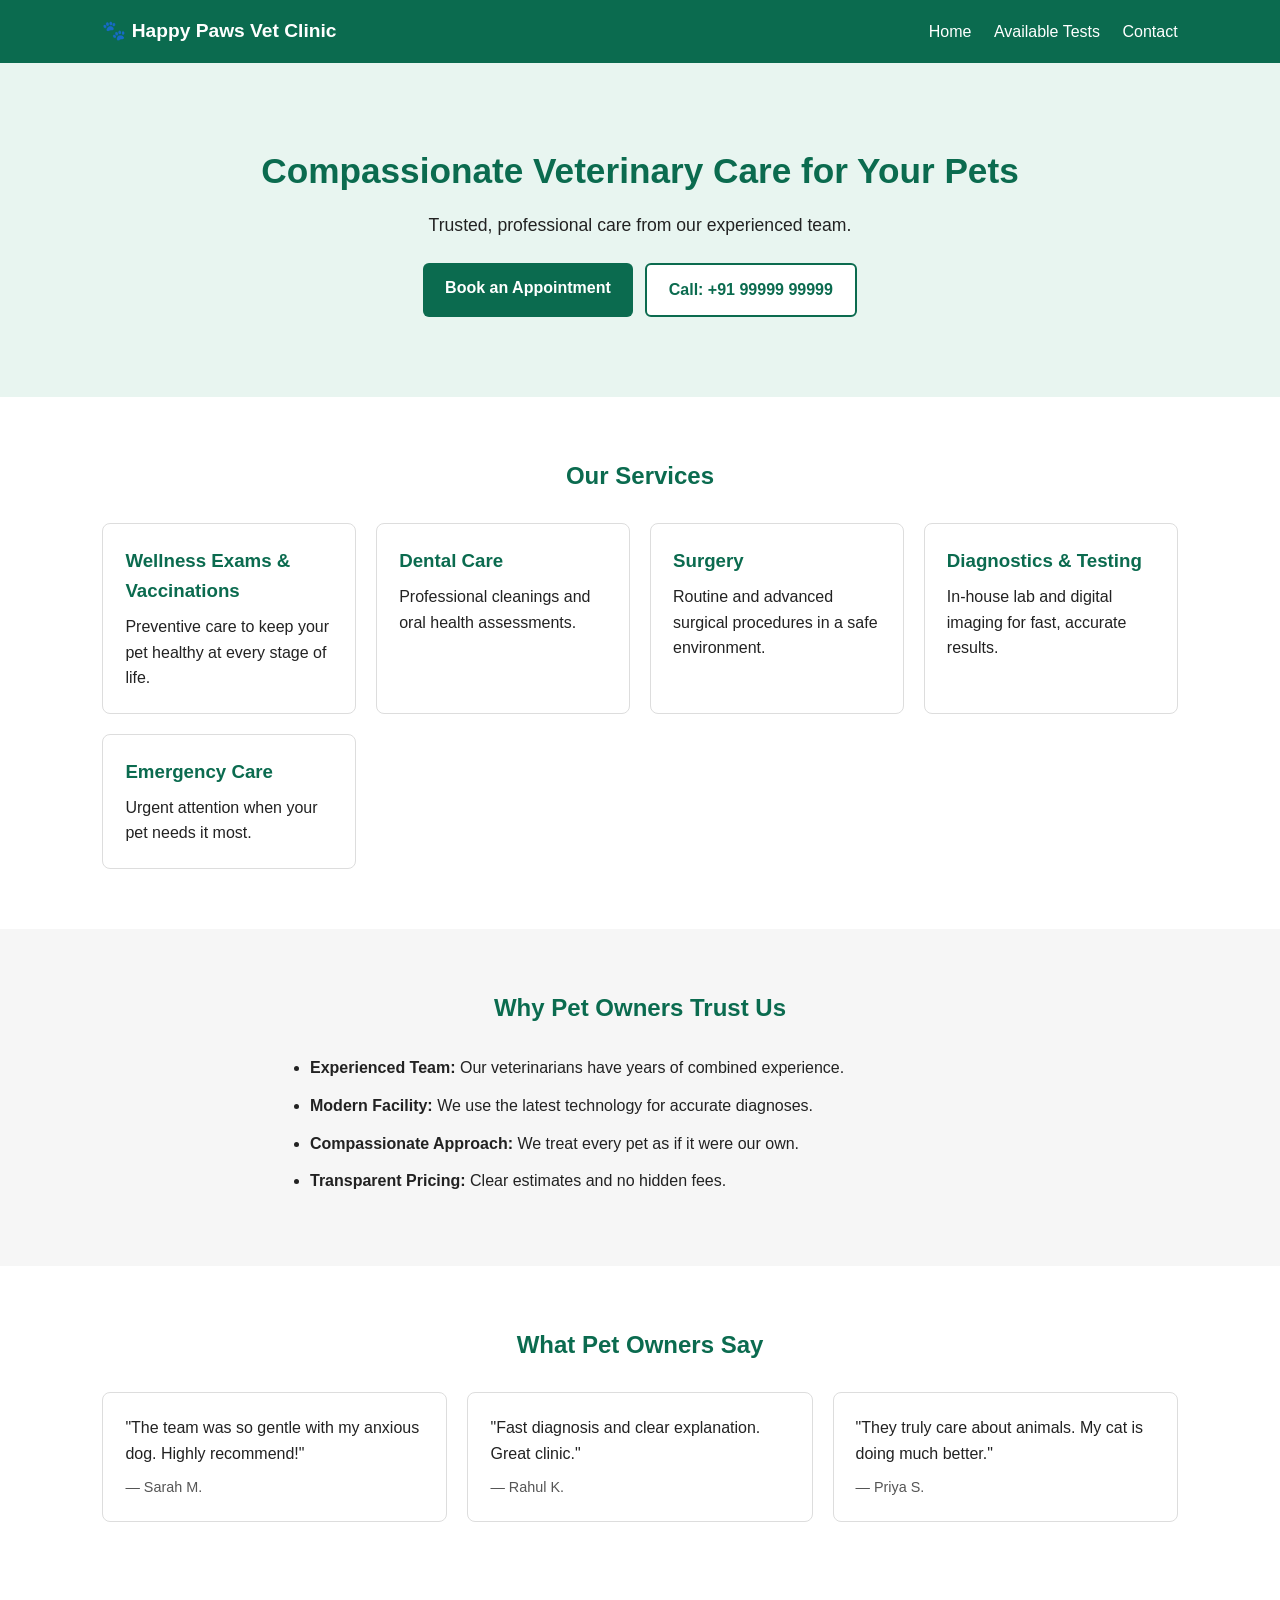
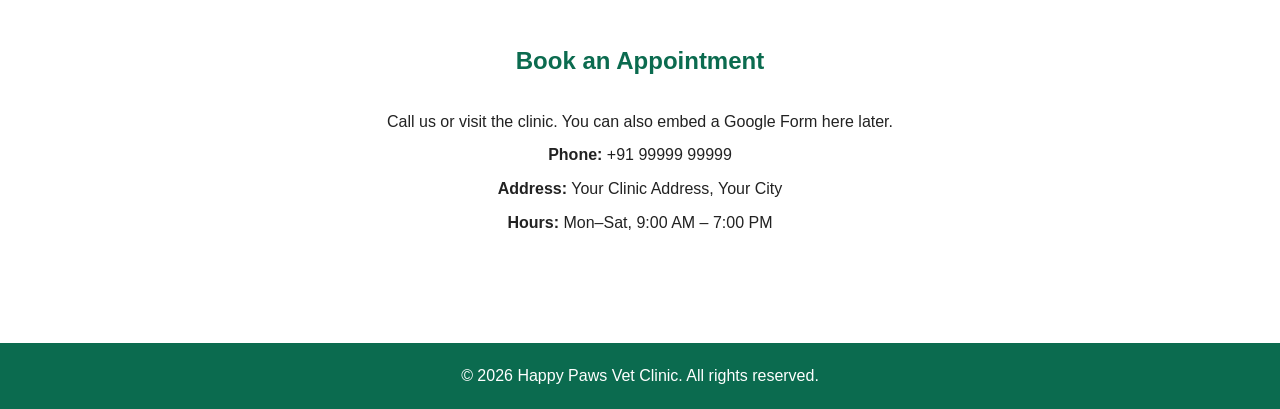
<file: index.html>
<!DOCTYPE html>
<html lang="en">
<head>
  <meta charset="UTF-8" />
  <meta name="viewport" content="width=device-width, initial-scale=1.0" />
  <title>Happy Paws Vet Clinic | Trusted Pet Care</title>
  <meta name="description" content="Happy Paws Vet Clinic provides compassionate veterinary care, wellness exams, vaccinations, dental care, surgery, and in-house lab testing." />
  <link rel="stylesheet" href="style.css" />
</head>
<body>

  <header class="navbar">
    <div class="logo">🐾 Happy Paws Vet Clinic</div>
    <nav>
      <a href="index.html">Home</a>
      <a href="tests.html">Available Tests</a>
      <a href="#contact">Contact</a>
    </nav>
  </header>

  <section class="hero">
    <h1>Compassionate Veterinary Care for Your Pets</h1>
    <p>Trusted, professional care from our experienced team.</p>
    <div class="hero-buttons">
      <a class="btn primary" href="#contact">Book an Appointment</a>
      <a class="btn secondary" href="tel:+919999999999">Call: +91 99999 99999</a>
    </div>
  </section>

  <section class="section">
    <h2>Our Services</h2>
    <div class="cards">
      <div class="card">
        <h3>Wellness Exams & Vaccinations</h3>
        <p>Preventive care to keep your pet healthy at every stage of life.</p>
      </div>
      <div class="card">
        <h3>Dental Care</h3>
        <p>Professional cleanings and oral health assessments.</p>
      </div>
      <div class="card">
        <h3>Surgery</h3>
        <p>Routine and advanced surgical procedures in a safe environment.</p>
      </div>
      <div class="card">
        <h3>Diagnostics & Testing</h3>
        <p>In-house lab and digital imaging for fast, accurate results.</p>
      </div>
      <div class="card">
        <h3>Emergency Care</h3>
        <p>Urgent attention when your pet needs it most.</p>
      </div>
    </div>
  </section>

  <section class="section light">
    <h2>Why Pet Owners Trust Us</h2>
    <ul class="trust-list">
      <li><strong>Experienced Team:</strong> Our veterinarians have years of combined experience.</li>
      <li><strong>Modern Facility:</strong> We use the latest technology for accurate diagnoses.</li>
      <li><strong>Compassionate Approach:</strong> We treat every pet as if it were our own.</li>
      <li><strong>Transparent Pricing:</strong> Clear estimates and no hidden fees.</li>
    </ul>
  </section>

  <section class="section">
    <h2>What Pet Owners Say</h2>
    <div class="cards">
      <div class="card review">
        <p>"The team was so gentle with my anxious dog. Highly recommend!"</p>
        <span>— Sarah M.</span>
      </div>
      <div class="card review">
        <p>"Fast diagnosis and clear explanation. Great clinic."</p>
        <span>— Rahul K.</span>
      </div>
      <div class="card review">
        <p>"They truly care about animals. My cat is doing much better."</p>
        <span>— Priya S.</span>
      </div>
    </div>
  </section>

  <section id="contact" class="section contact">
    <h2>Book an Appointment</h2>
    <p>Call us or visit the clinic. You can also embed a Google Form here later.</p>
    <p><strong>Phone:</strong> +91 99999 99999</p>
    <p><strong>Address:</strong> Your Clinic Address, Your City</p>
    <p><strong>Hours:</strong> Mon–Sat, 9:00 AM – 7:00 PM</p>
  </section>

  <footer>
    <p>© 2026 Happy Paws Vet Clinic. All rights reserved.</p>
  </footer>

  <script src="script.js"></script>
</body>
</html>
</file>
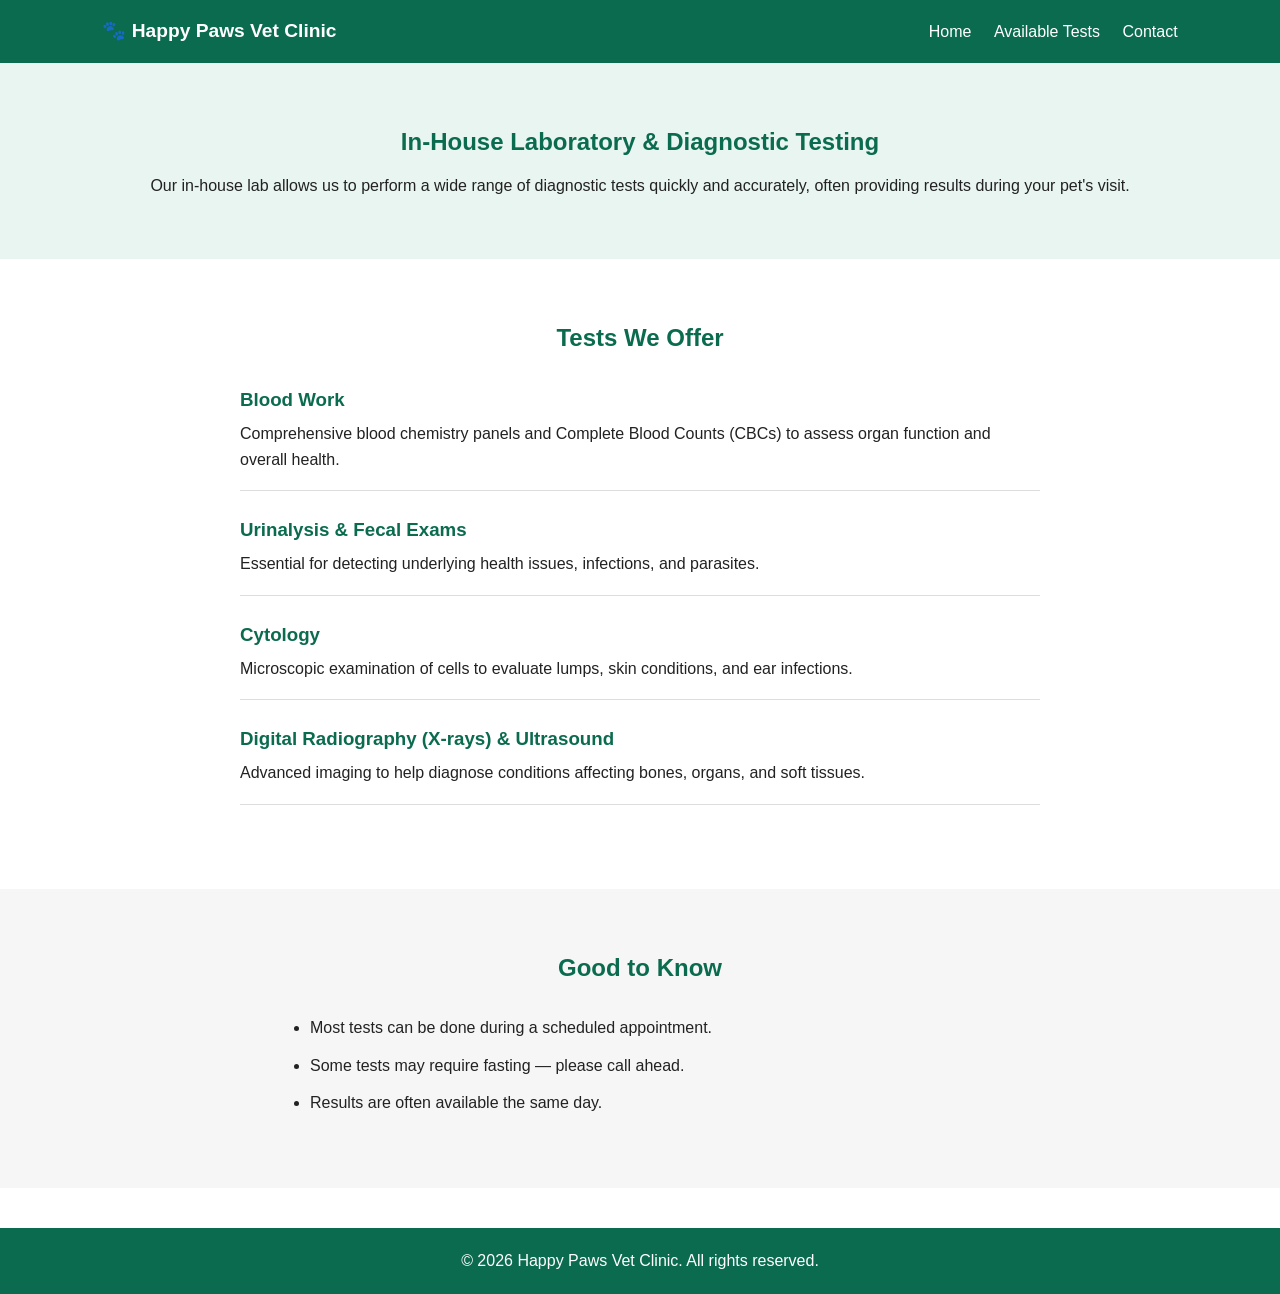
<file: tests.html>
<!DOCTYPE html>
<html lang="en">
<head>
  <meta charset="UTF-8" />
  <meta name="viewport" content="width=device-width, initial-scale=1.0" />
  <title>Available Tests | Happy Paws Vet Clinic</title>
  <meta name="description" content="In-house laboratory and diagnostic testing at Happy Paws Vet Clinic, including blood work, urinalysis, fecal exams, cytology, digital X-rays, and ultrasound." />
  <link rel="stylesheet" href="style.css" />
</head>
<body>

  <header class="navbar">
    <div class="logo">🐾 Happy Paws Vet Clinic</div>
    <nav>
      <a href="index.html">Home</a>
      <a href="tests.html">Available Tests</a>
      <a href="index.html#contact">Contact</a>
    </nav>
  </header>

  <section class="page-header">
    <h1>In-House Laboratory & Diagnostic Testing</h1>
    <p>Our in-house lab allows us to perform a wide range of diagnostic tests quickly and accurately, often providing results during your pet's visit.</p>
  </section>

  <section class="section">
    <h2>Tests We Offer</h2>

    <div class="test-item">
      <h3>Blood Work</h3>
      <p>Comprehensive blood chemistry panels and Complete Blood Counts (CBCs) to assess organ function and overall health.</p>
    </div>

    <div class="test-item">
      <h3>Urinalysis & Fecal Exams</h3>
      <p>Essential for detecting underlying health issues, infections, and parasites.</p>
    </div>

    <div class="test-item">
      <h3>Cytology</h3>
      <p>Microscopic examination of cells to evaluate lumps, skin conditions, and ear infections.</p>
    </div>

    <div class="test-item">
      <h3>Digital Radiography (X-rays) & Ultrasound</h3>
      <p>Advanced imaging to help diagnose conditions affecting bones, organs, and soft tissues.</p>
    </div>
  </section>

  <section class="section light">
    <h2>Good to Know</h2>
    <ul class="trust-list">
      <li>Most tests can be done during a scheduled appointment.</li>
      <li>Some tests may require fasting — please call ahead.</li>
      <li>Results are often available the same day.</li>
    </ul>
  </section>

  <footer>
    <p>© 2026 Happy Paws Vet Clinic. All rights reserved.</p>
  </footer>

  <script src="script.js"></script>
</body>
</html>
</file>
<file: style.css>
* {
  margin: 0;
  padding: 0;
  box-sizing: border-box;
}

body {
  font-family: Arial, Helvetica, sans-serif;
  line-height: 1.6;
  color: #222;
  background: #fff;
}

.navbar {
  display: flex;
  justify-content: space-between;
  align-items: center;
  padding: 16px 8%;
  background: #0b6b4f;
  color: white;
  flex-wrap: wrap;
}

.logo {
  font-size: 1.2rem;
  font-weight: bold;
}

.navbar nav a {
  color: white;
  text-decoration: none;
  margin-left: 18px;
  font-weight: 500;
}

.navbar nav a:hover {
  text-decoration: underline;
}

.hero {
  padding: 80px 8%;
  text-align: center;
  background: #e8f5f0;
}

.hero h1 {
  font-size: 2.2rem;
  margin-bottom: 12px;
  color: #0b6b4f;
}

.hero p {
  font-size: 1.1rem;
  margin-bottom: 24px;
}

.hero-buttons {
  display: flex;
  gap: 12px;
  justify-content: center;
  flex-wrap: wrap;
}

.btn {
  padding: 12px 22px;
  border-radius: 6px;
  text-decoration: none;
  font-weight: bold;
  display: inline-block;
}

.btn.primary {
  background: #0b6b4f;
  color: white;
}

.btn.secondary {
  background: white;
  color: #0b6b4f;
  border: 2px solid #0b6b4f;
}

.section {
  padding: 60px 8%;
}

.section.light {
  background: #f6f6f6;
}

.section h2 {
  text-align: center;
  margin-bottom: 28px;
  color: #0b6b4f;
}

.cards {
  display: grid;
  grid-template-columns: repeat(auto-fit, minmax(220px, 1fr));
  gap: 20px;
}

.card {
  padding: 22px;
  border: 1px solid #ddd;
  border-radius: 8px;
  background: white;
}

.card h3 {
  margin-bottom: 8px;
  color: #0b6b4f;
}

.review span {
  display: block;
  margin-top: 10px;
  font-size: 0.9rem;
  color: #555;
}

.trust-list {
  max-width: 700px;
  margin: 0 auto;
  padding-left: 20px;
}

.trust-list li {
  margin-bottom: 12px;
}

.page-header {
  padding: 60px 8%;
  background: #e8f5f0;
  text-align: center;
}

.page-header h1 {
  color: #0b6b4f;
  margin-bottom: 12px;
}

.test-item {
  max-width: 800px;
  margin: 0 auto 24px;
  padding-bottom: 18px;
  border-bottom: 1px solid #ddd;
}

.test-item h3 {
  color: #0b6b4f;
  margin-bottom: 6px;
}

.contact p {
  text-align: center;
  margin-bottom: 8px;
}

footer {
  text-align: center;
  padding: 20px;
  background: #0b6b4f;
  color: white;
  margin-top: 40px;
}

@media (max-width: 600px) {
  .navbar {
    flex-direction: column;
    gap: 10px;
    text-align: center;
  }

  .navbar nav a {
    margin: 0 8px;
  }

  .hero h1 {
    font-size: 1.6rem;
  }
}
</file>
